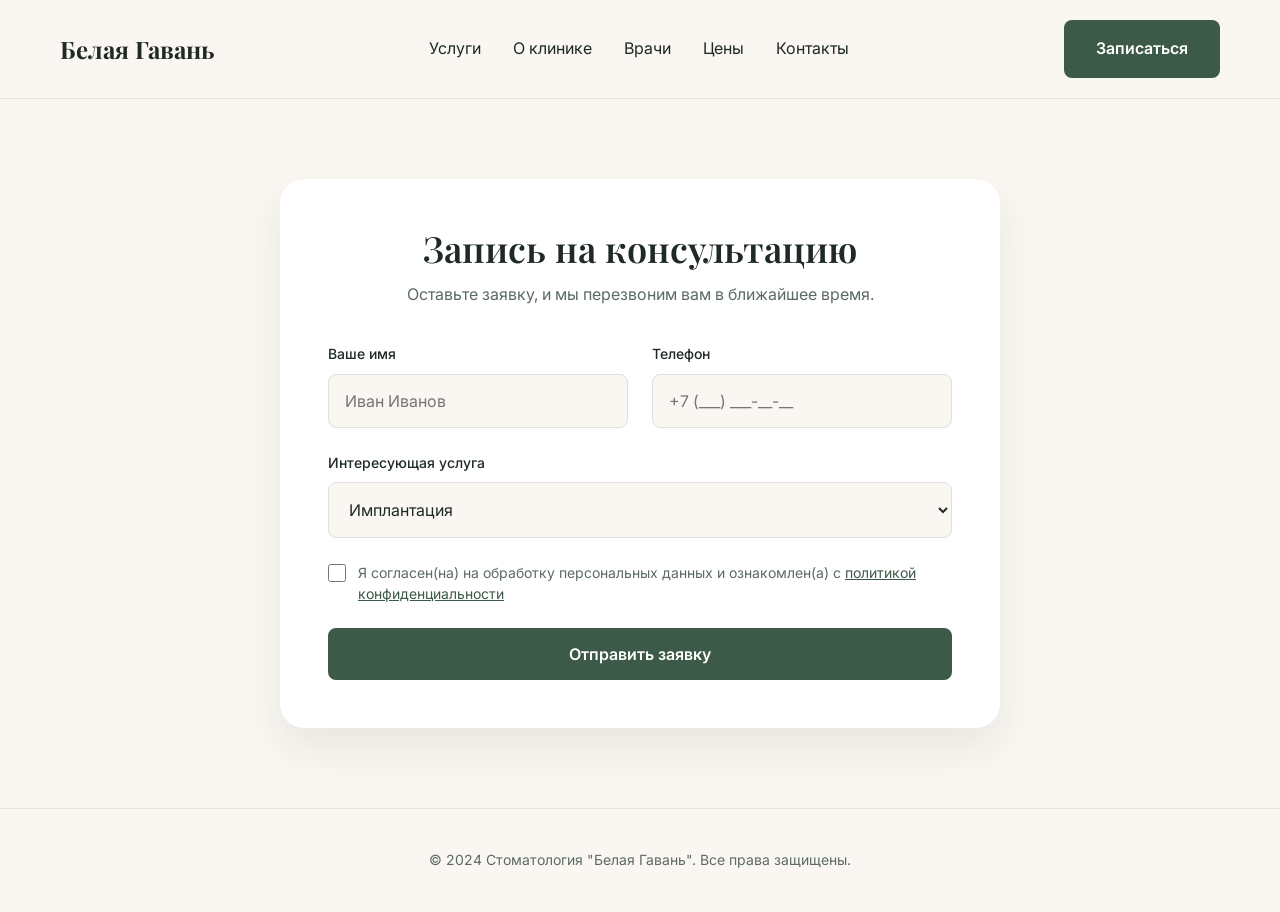
<file: booking.html>
<!DOCTYPE html>
<html lang="ru">
<head>
    <meta charset="UTF-8">
    <meta name="viewport" content="width=device-width, initial-scale=1.0">
    <title>Запись на консультацию — Стоматология "Белая Гавань"</title>
    <meta name="description" content="Запишитесь на консультацию в премиальную стоматологию &quot;Белая Гавань&quot; в Москве. Быстрая запись, внимательные врачи.">

    <!-- Open Graph -->
    <meta property="og:title" content="Запись на консультацию — Стоматология &quot;Белая Гавань&quot;">
    <meta property="og:description" content="Запишитесь на консультацию в премиальную стоматологию &quot;Белая Гавань&quot; в Москве. Быстрая запись, внимательные врачи.">
    <meta property="og:image" content="https://dental-clinic-mvvb.netlify.app/images/clinic.jpg">
    <meta property="og:url" content="https://dental-clinic-mvvb.netlify.app/booking.html">
    <meta property="og:type" content="website">

    <!-- Подключение шрифтов Google Fonts -->
    <link rel="preconnect" href="https://fonts.googleapis.com">
    <link rel="preconnect" href="https://fonts.gstatic.com" crossorigin>
    <link href="https://fonts.googleapis.com/css2?family=Inter:wght@400;500;600&family=Playfair+Display:wght@500;600;700&display=swap" rel="stylesheet">

    <!-- Подключение CSS -->
    <link rel="stylesheet" href="css/style.css">
</head>
<body>

    <!-- ШАПКА САЙТА (HEADER) -->
    <header class="header">
        <div class="container header__container">
            <a href="index.html" class="header__logo">Белая Гавань</a>
            <nav class="header__nav">
                <a href="index.html" class="header__link">Услуги</a>
                <a href="index.html" class="header__link">О клинике</a>
                <a href="index.html" class="header__link">Врачи</a>
                <a href="index.html" class="header__link">Цены</a>
                <a href="index.html" class="header__link">Контакты</a>
            </nav>
            <a href="booking.html" class="btn btn--primary">Записаться</a>
            <button class="header__burger" aria-label="Открыть меню" aria-expanded="false">
                <span></span>
                <span></span>
                <span></span>
            </button>
        </div>
    </header>

    <!-- ОСНОВНОЙ КОНТЕНТ (MAIN) -->
    <main class="main">
        <section class="booking">
            <div class="container">
                <div class="booking__card">
                    <h1 class="booking__title">Запись на консультацию</h1>
                    <p class="booking__subtitle">Оставьте заявку, и мы перезвоним вам в ближайшее время.</p>

                    <form class="booking-form" action="https://formspree.io/f/meagpwge" method="POST">
                        <input type="hidden" name="_next" value="https://dental-clinic-mvvb.netlify.app/thanks.html">
                        <div class="booking-form__row">
                            <div class="booking-form__group">
                                <label class="booking-form__label" for="name">Ваше имя</label>
                                <input class="booking-form__input" type="text" id="name" name="name" placeholder="Иван Иванов" required>
                            </div>
                            <div class="booking-form__group">
                                <label class="booking-form__label" for="phone">Телефон</label>
                                <input class="booking-form__input" type="tel" id="phone" name="phone" placeholder="+7 (___) ___-__-__" required>
                            </div>
                        </div>

                        <div class="booking-form__group">
                            <label class="booking-form__label" for="service">Интересующая услуга</label>
                            <select class="booking-form__input" id="service" name="service">
                                <option value="Имплантация">Имплантация</option>
                                <option value="Эстетическая стоматология">Эстетическая стоматология</option>
                                <option value="Ортодонтия">Ортодонтия</option>
                                <option value="Лечение зубов">Лечение зубов</option>
                            </select>
                        </div>

                        <label class="booking-form__checkbox">
                            <input type="checkbox" name="consent" required>
                            <span>Я согласен(на) на обработку персональных данных и ознакомлен(а) с <a href="#">политикой конфиденциальности</a></span>
                        </label>

                        <button type="submit" class="btn btn--primary booking-form__submit">Отправить заявку</button>
                    </form>
                </div>
            </div>
        </section>
    </main>

    <!-- ПОДВАЛ (FOOTER) -->
    <footer class="footer">
        <div class="container">
            <p>&copy; 2024 Стоматология "Белая Гавань". Все права защищены.</p>
        </div>
    </footer>

    <!-- Подключение JavaScript -->
    <script src="js/script.js"></script>

</body>
</html>
</file>
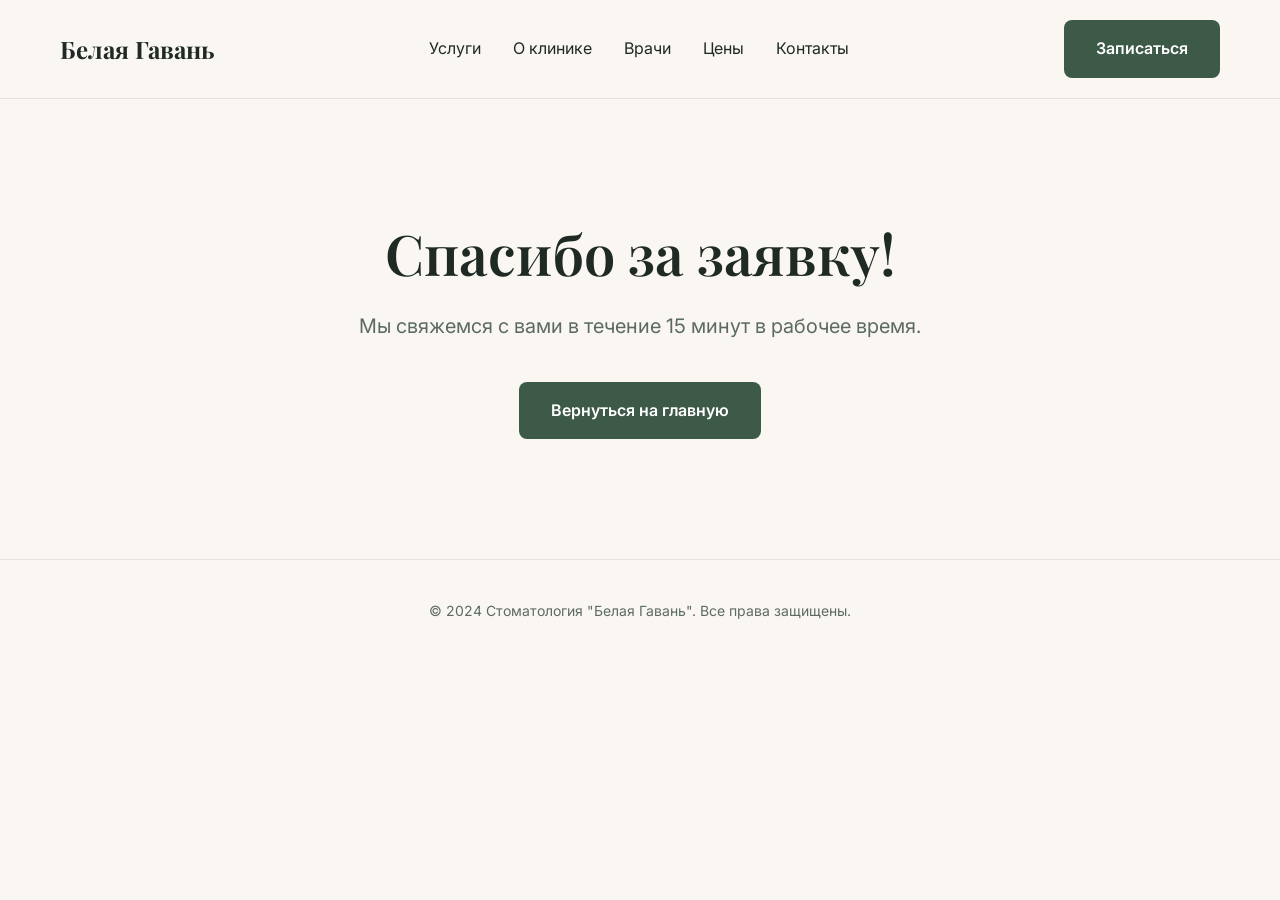
<file: thanks.html>
<!DOCTYPE html>
<html lang="ru">
<head>
    <meta charset="UTF-8">
    <meta name="viewport" content="width=device-width, initial-scale=1.0">
    <title>Спасибо за заявку — Стоматология "Белая Гавань"</title>
    <meta name="description" content="Спасибо за вашу заявку. Мы свяжемся с вами в ближайшее время.">
    <meta name="robots" content="noindex">

    <!-- Open Graph -->
    <meta property="og:title" content="Спасибо за заявку — Стоматология &quot;Белая Гавань&quot;">
    <meta property="og:description" content="Спасибо за вашу заявку. Мы свяжемся с вами в ближайшее время.">
    <meta property="og:image" content="https://dental-clinic-mvvb.netlify.app/images/clinic.jpg">
    <meta property="og:url" content="https://dental-clinic-mvvb.netlify.app/thanks.html">
    <meta property="og:type" content="website">

    <!-- Подключение шрифтов Google Fonts -->
    <link rel="preconnect" href="https://fonts.googleapis.com">
    <link rel="preconnect" href="https://fonts.gstatic.com" crossorigin>
    <link href="https://fonts.googleapis.com/css2?family=Inter:wght@400;500;600&family=Playfair+Display:wght@500;600;700&display=swap" rel="stylesheet">

    <!-- Подключение CSS -->
    <link rel="stylesheet" href="css/style.css">
</head>
<body>

    <!-- ШАПКА САЙТА (HEADER) -->
    <header class="header">
        <div class="container header__container">
            <a href="index.html" class="header__logo">Белая Гавань</a>
            <nav class="header__nav">
                <a href="index.html" class="header__link">Услуги</a>
                <a href="index.html" class="header__link">О клинике</a>
                <a href="index.html" class="header__link">Врачи</a>
                <a href="index.html" class="header__link">Цены</a>
                <a href="index.html" class="header__link">Контакты</a>
            </nav>
            <a href="booking.html" class="btn btn--primary">Записаться</a>
            <button class="header__burger" aria-label="Открыть меню" aria-expanded="false">
                <span></span>
                <span></span>
                <span></span>
            </button>
        </div>
    </header>

    <!-- ОСНОВНОЙ КОНТЕНТ (MAIN) -->
    <main class="main">
        <section class="hero">
            <div class="container">
                <h1 class="hero__title">Спасибо за заявку!</h1>
                <p class="hero__subtitle">Мы свяжемся с вами в течение 15 минут в рабочее время.</p>
                <a href="index.html" class="btn btn--primary">Вернуться на главную</a>
            </div>
        </section>
    </main>

    <!-- ПОДВАЛ (FOOTER) -->
    <footer class="footer">
        <div class="container">
            <p>&copy; 2024 Стоматология "Белая Гавань". Все права защищены.</p>
        </div>
    </footer>

    <!-- Подключение JavaScript -->
    <script src="js/script.js"></script>

</body>
</html>
</file>
<file: css/style.css>
/* ============================================
   CSS RESET / БАЗОВЫЕ СТИЛИ
   ============================================ */
*,
*::before,
*::after {
    box-sizing: border-box;
    margin: 0;
    padding: 0;
}

/* Переменные (цвета и шрифты из Figma) */
:root {
    --color-bg: #FAF7F2;
    --color-bg-card: #FFFFFF;
    --color-text-primary: #1F2A24;
    --color-text-secondary: #5C6B62;
    --color-brand: #3D5A48;
    --color-brand-hover: #2E4537;
    --color-accent: #B07D62;

    --font-heading: 'Playfair Display', serif;
    --font-body: 'Inter', sans-serif;

    --container-width: 1200px;
    --transition: 0.3s ease;
}

/* Базовые настройки страницы */
body {
    font-family: var(--font-body);
    background-color: var(--color-bg);
    color: var(--color-text-primary);
    line-height: 1.6;
    -webkit-font-smoothing: antialiased;
}

/* Заголовки */
h1, h2, h3, h4 {
    font-family: var(--font-heading);
    font-weight: 600;
    line-height: 1.2;
    color: var(--color-text-primary);
}

/* Ссылки */
a {
    text-decoration: none;
    color: inherit;
    transition: color var(--transition);
}

/* Контейнер для центрирования контента */
.container {
    max-width: var(--container-width);
    margin: 0 auto;
    padding: 0 20px;
}

/* ============================================
   КНОПКИ (UI-КИТ)
   ============================================ */
.btn {
    display: inline-block;
    padding: 16px 32px;
    font-family: var(--font-body);
    font-size: 16px;
    font-weight: 600;
    text-align: center;
    border: none;
    border-radius: 8px;
    cursor: pointer;
    transition: background-color var(--transition), transform 0.1s ease;
}

.btn--primary {
    background-color: var(--color-brand);
    color: #FFFFFF;
}

.btn--primary:hover {
    background-color: var(--color-brand-hover);
}

.btn--primary:active {
    transform: scale(0.98);
}

/* ============================================
   ШАПКА САЙТА (HEADER)
   ============================================ */
.header {
    position: relative;
    padding: 20px 0;
    border-bottom: 1px solid rgba(31, 42, 36, 0.1);
}

.header__container {
    display: flex;
    justify-content: space-between;
    align-items: center;
}

.header__logo {
    font-family: var(--font-heading);
    font-size: 24px;
    font-weight: 700;
    color: var(--color-text-primary);
}

.header__nav {
    display: flex;
    gap: 32px;
}

.header__link {
    font-size: 16px;
    color: var(--color-text-primary);
}

.header__link:hover {
    color: var(--color-brand);
}

/* ============================================
   СЕКЦИИ (ОБЩИЕ)
   ============================================ */
section {
    padding: 80px 0;
}

.section-title {
    font-size: 40px;
    text-align: center;
    margin-bottom: 48px;
}

/* ============================================
   HERO-СЕКЦИЯ
   ============================================ */
.hero {
    padding: 120px 0;
    text-align: center;
}

.hero__title {
    font-size: 56px;
    margin-bottom: 24px;
    max-width: 800px;
    margin-left: auto;
    margin-right: auto;
}

.hero__subtitle {
    font-size: 20px;
    color: var(--color-text-secondary);
    margin-bottom: 40px;
    max-width: 600px;
    margin-left: auto;
    margin-right: auto;
}

/* ============================================
   ПОДВАЛ (FOOTER)
   ============================================ */
.footer {
    padding: 40px 0;
    text-align: center;
    border-top: 1px solid rgba(31, 42, 36, 0.1);
    color: var(--color-text-secondary);
    font-size: 14px;
}
/* ============================================
   СЕКЦИЯ УСЛУГ (SERVICES)
   ============================================ */
.services__grid {
    display: grid;
    grid-template-columns: repeat(auto-fit, minmax(260px, 1fr));
    gap: 32px;
    margin-top: 48px;
}

.service-card {
    background-color: var(--color-bg-card);
    padding: 40px 32px;
    border-radius: 16px;
    box-shadow: 0 4px 20px rgba(31, 42, 36, 0.05);
    transition: transform var(--transition), box-shadow var(--transition);
    display: flex;
    flex-direction: column;
}

.service-card:hover {
    transform: translateY(-8px);
    box-shadow: 0 12px 30px rgba(31, 42, 36, 0.1);
}

.service-card__title {
    font-size: 24px;
    margin-bottom: 16px;
}

.service-card__desc {
    font-size: 16px;
    color: var(--color-text-secondary);
    margin-bottom: 24px;
    flex-grow: 1; /* Прижимает ссылку к низу */
}

.service-card__link {
    font-size: 16px;
    font-weight: 600;
    color: var(--color-brand);
    transition: color var(--transition);
    margin-top: auto;
}

.service-card__link:hover {
    color: var(--color-brand-hover);
}
/* ============================================
   СЕКЦИЯ О КЛИНИКЕ (ABOUT)
   ============================================ */
.about {
    background-color: var(--color-bg-card); /* Белый фон для контраста с кремовым */
}

.about__content {
    display: grid;
    grid-template-columns: 1fr 1fr; /* Две колонки одинаковой ширины */
    gap: 64px;
    align-items: center; /* Выравнивание по центру по вертикали */
}

.about__text p {
    font-size: 18px;
    color: var(--color-text-secondary);
    margin-bottom: 24px;
}

.about__list {
    list-style: none; /* Убираем стандартные маркеры */
    margin-top: 32px;
}

.about__list li {
    font-size: 18px;
    color: var(--color-text-primary);
    margin-bottom: 16px;
    padding-left: 32px;
    position: relative; /* Для позиционирования кастомной иконки */
}

/* Кастомная галочка вместо стандартного маркера */
.about__list li::before {
    content: "-";
    position: absolute;
    left: 0;
    top: 0;
    color: var(--color-brand); /* Наш шалфейный акцент */
    font-weight: bold;
    font-size: 20px;
}

.about__image-wrapper {
    border-radius: 24px;
    overflow: hidden; /* Скрываем углы картинки за скруглением */
    box-shadow: 0 20px 40px rgba(31, 42, 36, 0.08); /* Более выраженная тень для фото */
}

.about__image {
    width: 100%;
    height: 100%;
    object-fit: cover; /* Картинка заполняет контейнер, не искажаясь */
    display: block;
}

/* Адаптивность: на планшетах и телефонах — одна колонка */
@media (max-width: 992px) {
    .about__content {
        grid-template-columns: 1fr;
        gap: 40px;
    }
    .about__image-wrapper {
        order: -1; /* Картинка встает над текстом на мобильных */
    }
}
/* ============================================
   АДАПТИВНОСТЬ ДЛЯ МОБИЛЬНЫХ (МЕДИА-ЗАПРОСЫ)
   ============================================ */

/* --- Планшеты и небольшие экраны (до 992px) --- */
@media (max-width: 992px) {
    .header__nav {
        display: none; /* Прячем горизонтальное меню (позже сделаем бургер) */
    }

    .hero__title {
        font-size: 40px; /* Уменьшаем заголовок */
    }

    .hero__subtitle {
        font-size: 18px;
    }

    .section-title {
        font-size: 32px;
    }
}

/* --- Телефоны (до 768px) --- */
@media (max-width: 768px) {
    section {
        padding: 48px 0; /* Меньше отступов по вертикали */
    }

    .header {
        padding: 16px 0;
    }

    .header__logo {
        font-size: 20px;
    }

    .header .btn--primary {
        padding: 12px 20px; /* Кнопка в шапке поменьше */
        font-size: 14px;
    }

    .hero {
        padding: 64px 0;
    }

    .hero__title {
        font-size: 32px; /* Еще меньше на телефоне */
        margin-bottom: 16px;
    }

    .hero__subtitle {
        font-size: 16px;
        margin-bottom: 24px;
    }

    .btn {
        padding: 14px 24px;
        font-size: 15px;
        width: 100%; /* Кнопки на мобильном на всю ширину (удобно нажимать) */
    }
    
    .services__grid {
        grid-template-columns: 1fr; /* Карточки в один столбец */
    }
}
/* ============================================
   СЕКЦИЯ ВРАЧИ (DOCTORS)
   ============================================ */
.doctors__grid {
    display: grid;
    grid-template-columns: repeat(auto-fit, minmax(280px, 1fr));
    gap: 40px;
    margin-top: 48px;
}

.doctor-card {
    text-align: center;
}

.doctor-card__image-wrapper {
    width: 100%;
    aspect-ratio: 4 / 5; /* Пропорции портрета */
    border-radius: 20px;
    overflow: hidden;
    margin-bottom: 24px;
    box-shadow: 0 10px 30px rgba(31, 42, 36, 0.08);
    transition: transform var(--transition);
}

.doctor-card:hover .doctor-card__image-wrapper {
    transform: translateY(-8px);
}

.doctor-card__image {
    width: 100%;
    height: 100%;
    object-fit: cover;
    transition: transform 0.5s ease;
}

.doctor-card:hover .doctor-card__image {
    transform: scale(1.05);
}

.doctor-card__name {
    font-size: 24px;
    margin-bottom: 8px;
}

.doctor-card__specialty {
    font-size: 16px;
    color: var(--color-brand);
    font-weight: 500;
    margin-bottom: 8px;
}

.doctor-card__experience {
    font-size: 14px;
    color: var(--color-text-secondary);
}
/* ============================================
   СЕКЦИЯ КЕЙСЫ (CASES) — СЛАЙДЕР
   ============================================ */
.cases {
    padding: 80px 0;
}

.cases__subtitle {
    text-align: center;
    color: var(--color-text-secondary);
    font-size: 18px;
    margin-bottom: 48px;
    margin-top: -24px; /* Приближаем к заголовку */
}

.case-slider {
    position: relative;
    width: 100%;
    max-width: 800px;
    margin: 0 auto;
    aspect-ratio: 16 / 9; /* Пропорции как у видео */
    border-radius: 24px;
    overflow: hidden;
    box-shadow: 0 20px 40px rgba(31, 42, 36, 0.1);
    user-select: none; /* Запрещаем выделение текста при перетаскивании */
}

.case-slider__img {
    display: block;
    width: 100%;
    height: 100%;
    object-fit: cover;
    pointer-events: none; /* Картинки не должны перехватывать клики */
}

/* Контейнер "До" — обрезается по ширине */
.case-slider__before {
    position: absolute;
    top: 0;
    left: 0;
    width: 50%; /* Начальная позиция: половина */
    height: 100%;
    overflow: hidden;
    z-index: 2;
}

.case-slider__before .case-slider__img {
    width: 200%; /* Картинка внутри должна быть в 2 раза шире контейнера */
    max-width: none;
    height: 100%;
    object-fit: cover;
}

/* Линия-разделитель и круглый ползунок */
.case-slider__handle {
    position: absolute;
    top: 0;
    bottom: 0;
    left: 50%; /* Начальная позиция */
    width: 4px;
    transform: translateX(-50%);
    z-index: 3;
    cursor: ew-resize; /* Курсор "влево-вправо" */
}

.case-slider__line {
    width: 100%;
    height: 100%;
    background-color: #FFFFFF;
    box-shadow: 0 0 10px rgba(0, 0, 0, 0.2);
}

.case-slider__circle {
    position: absolute;
    top: 50%;
    left: 50%;
    transform: translate(-50%, -50%);
    width: 48px;
    height: 48px;
    background-color: #FFFFFF;
    border-radius: 50%;
    display: flex;
    justify-content: center;
    align-items: center;
    gap: 4px;
    box-shadow: 0 4px 15px rgba(0, 0, 0, 0.2);
    color: var(--color-text-primary);
    font-size: 20px;
    font-weight: bold;
}
/* --- Дополнения для слайдера кейсов --- */
.cases__grid {
    display: flex;
    flex-direction: column;
    gap: 48px;
}

.case-slider {
    touch-action: pan-y; /* вертикальный скролл работает, горизонтальный — для слайдера */
}

.case-slider__img--after {
    position: absolute;
    top: 0;
    left: 0;
    z-index: 1;
}

.case-slider__caption {
    text-align: center;
    margin-top: 16px;
    font-size: 18px;
    color: var(--color-text-secondary);
}

/* ============================================
   СТРАНИЦА ЗАПИСИ (BOOKING)
   ============================================ */
.booking {
    padding: 80px 0;
}

.booking__card {
    max-width: 720px;
    margin: 0 auto;
    padding: 48px;
    background-color: var(--color-bg-card);
    border-radius: 24px;
    box-shadow: 0 20px 40px rgba(31, 42, 36, 0.08);
}

.booking__title {
    font-family: var(--font-heading);
    font-size: 36px;
    color: var(--color-text-primary);
    text-align: center;
    margin-bottom: 12px;
}

.booking__subtitle {
    text-align: center;
    color: var(--color-text-secondary);
    margin-bottom: 36px;
}

.booking-form {
    display: flex;
    flex-direction: column;
    gap: 24px;
}

.booking-form__row {
    display: grid;
    grid-template-columns: 1fr 1fr;
    gap: 24px;
}

.booking-form__group {
    display: flex;
    flex-direction: column;
    gap: 8px;
}

.booking-form__label {
    font-size: 14px;
    font-weight: 500;
    color: var(--color-text-primary);
}

.booking-form__input {
    width: 100%;
    padding: 16px;
    font-family: var(--font-body);
    font-size: 16px;
    color: var(--color-text-primary);
    background-color: var(--color-bg);
    border: 1px solid #E0E0E0;
    border-radius: 8px;
    outline: none;
    transition: border-color var(--transition);
}

.booking-form__input:focus {
    border-color: var(--color-brand);
}

.booking-form__checkbox {
    display: flex;
    align-items: flex-start;
    gap: 12px;
    font-size: 14px;
    line-height: 1.5;
    color: var(--color-text-secondary);
    cursor: pointer;
}

.booking-form__checkbox input {
    flex-shrink: 0;
    width: 18px;
    height: 18px;
    margin-top: 2px;
    accent-color: var(--color-brand);
}

.booking-form__checkbox a {
    color: var(--color-brand);
    text-decoration: underline;
}

.booking-form__submit {
    width: 100%;
    border: none;
    cursor: pointer;
}

@media (max-width: 768px) {
    .booking {
        padding: 40px 0;
    }

    .booking__card {
        padding: 28px 20px;
    }

    .booking__title {
        font-size: 28px;
    }

    .booking-form__row {
        grid-template-columns: 1fr;
    }
}

/* ============================================
   БУРГЕР-МЕНЮ
   ============================================ */
.header__burger {
    display: none;
    padding: 0;
    background: none;
    border: none;
    cursor: pointer;
}

.header__burger span {
    display: block;
    width: 24px;
    height: 2px;
    background-color: var(--color-text-primary);
    transition: transform var(--transition), opacity var(--transition);
}

.header__burger.is-active span:nth-child(1) {
    transform: translateY(8px) rotate(45deg);
}

.header__burger.is-active span:nth-child(2) {
    opacity: 0;
}

.header__burger.is-active span:nth-child(3) {
    transform: translateY(-8px) rotate(-45deg);
}

@media (max-width: 992px) {
    .header__container {
        gap: 16px;
    }

    .header__logo {
        margin-right: auto;
    }

    .header__burger {
        display: flex;
        flex-direction: column;
        justify-content: center;
        gap: 6px;
    }

    .header__nav {
        display: none;
    }

    .header__nav.is-open {
        display: flex;
        flex-direction: column;
        position: absolute;
        top: 100%;
        left: 0;
        width: 100%;
        background-color: var(--color-bg-card);
        padding: 24px;
        box-shadow: 0 10px 20px rgba(0, 0, 0, 0.1);
        z-index: 100;
        gap: 16px;
    }
}
</file>
